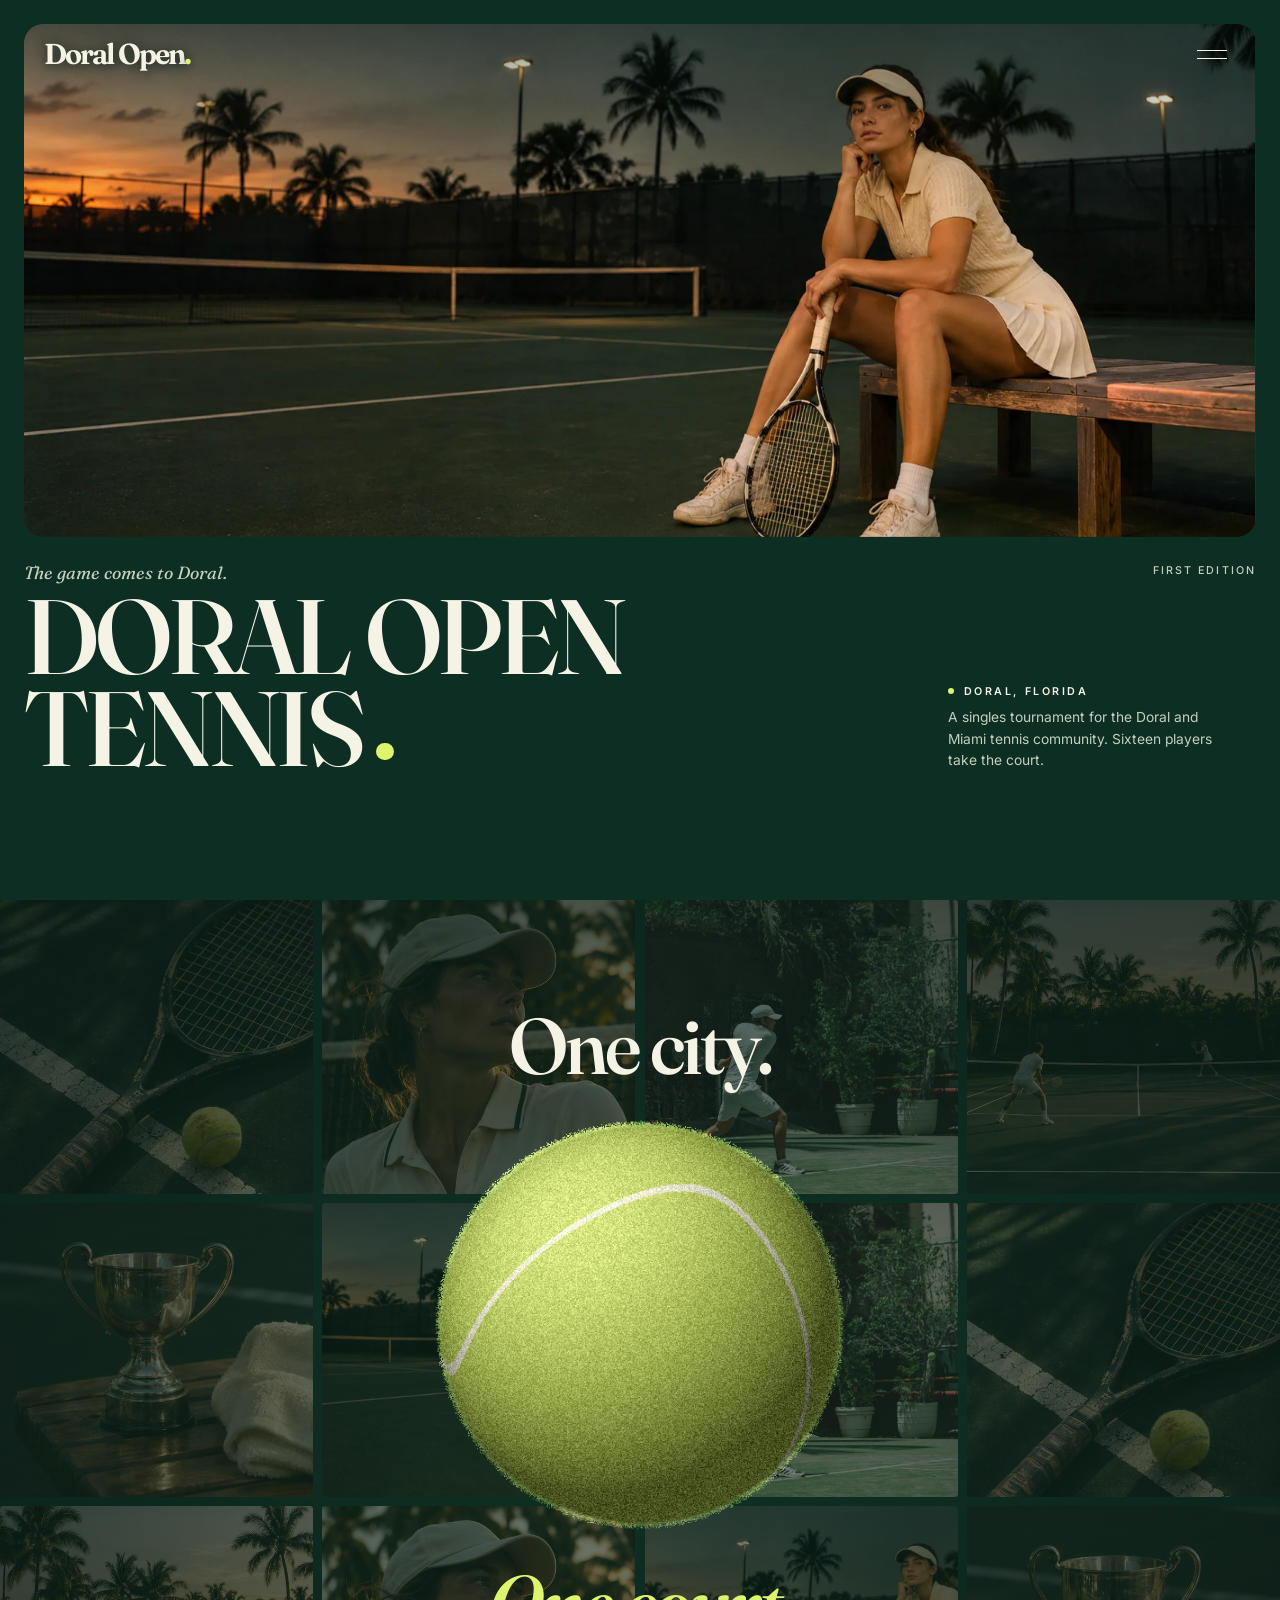
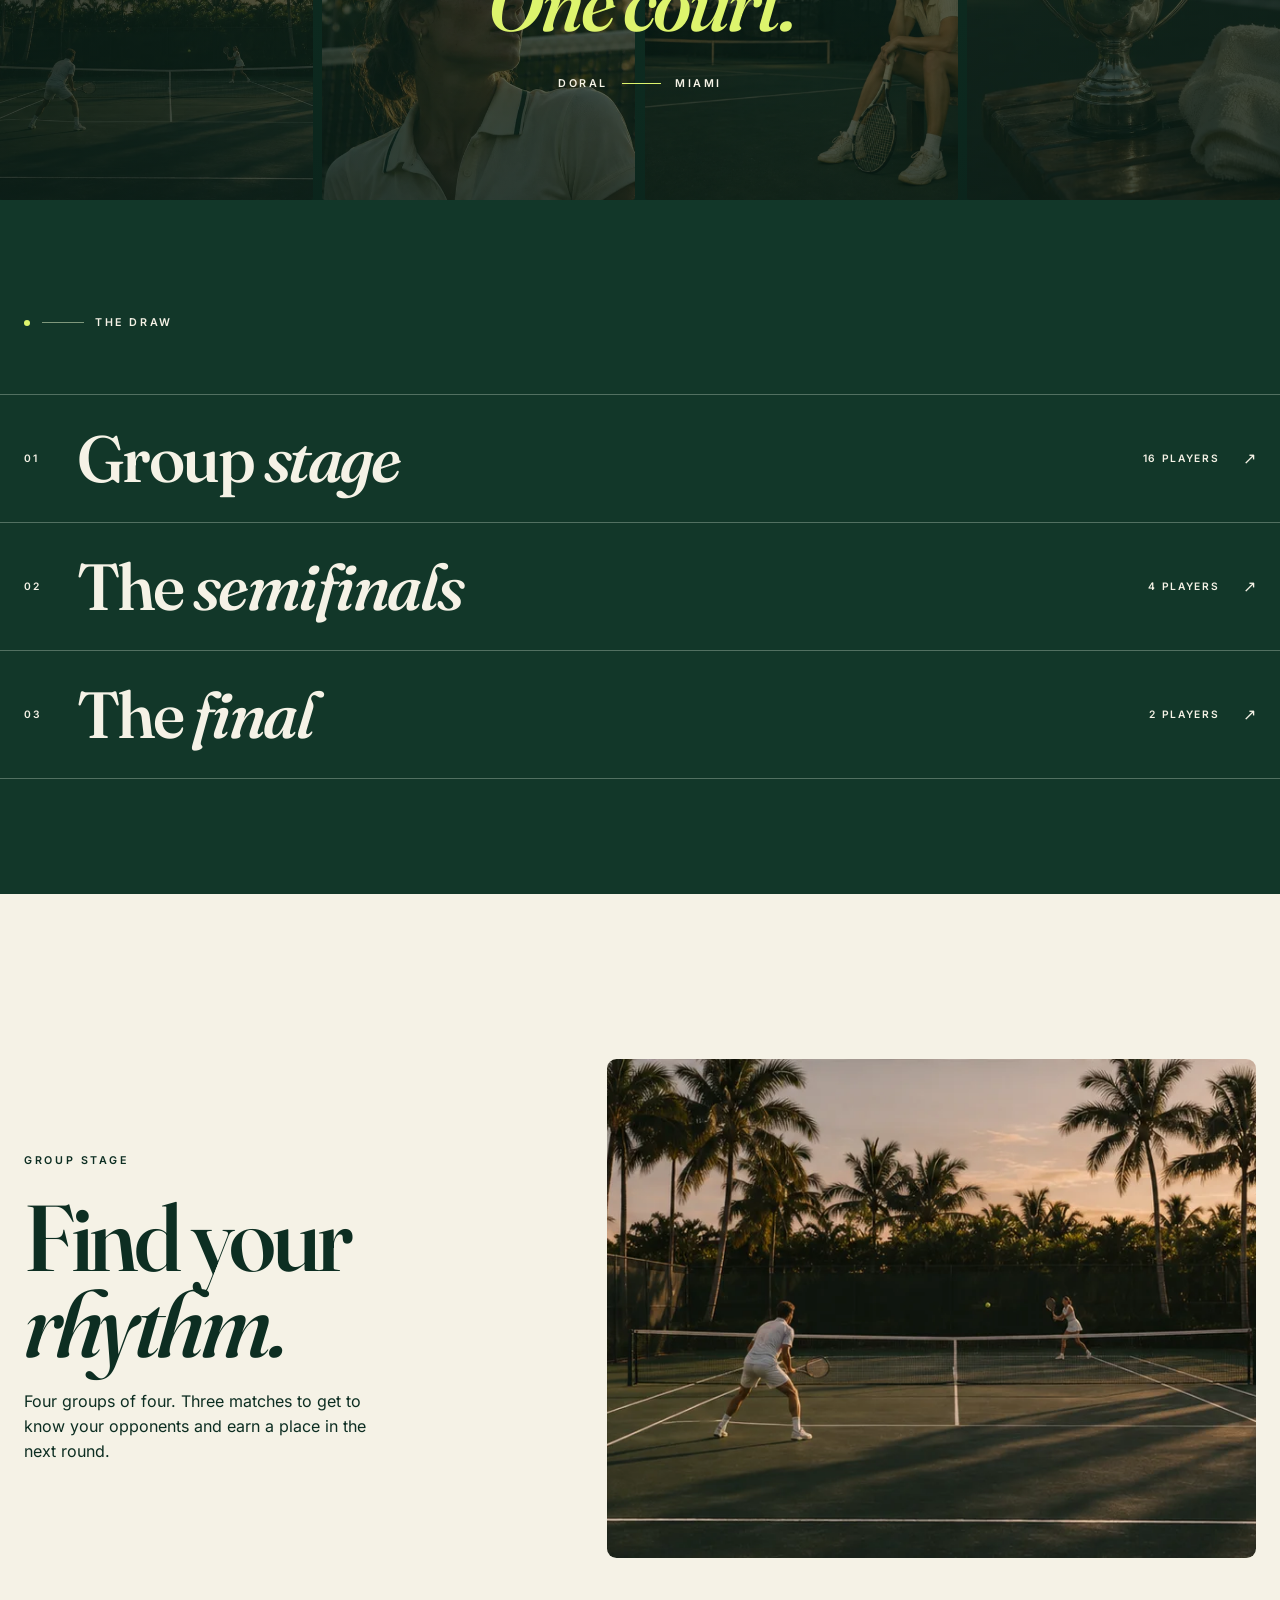
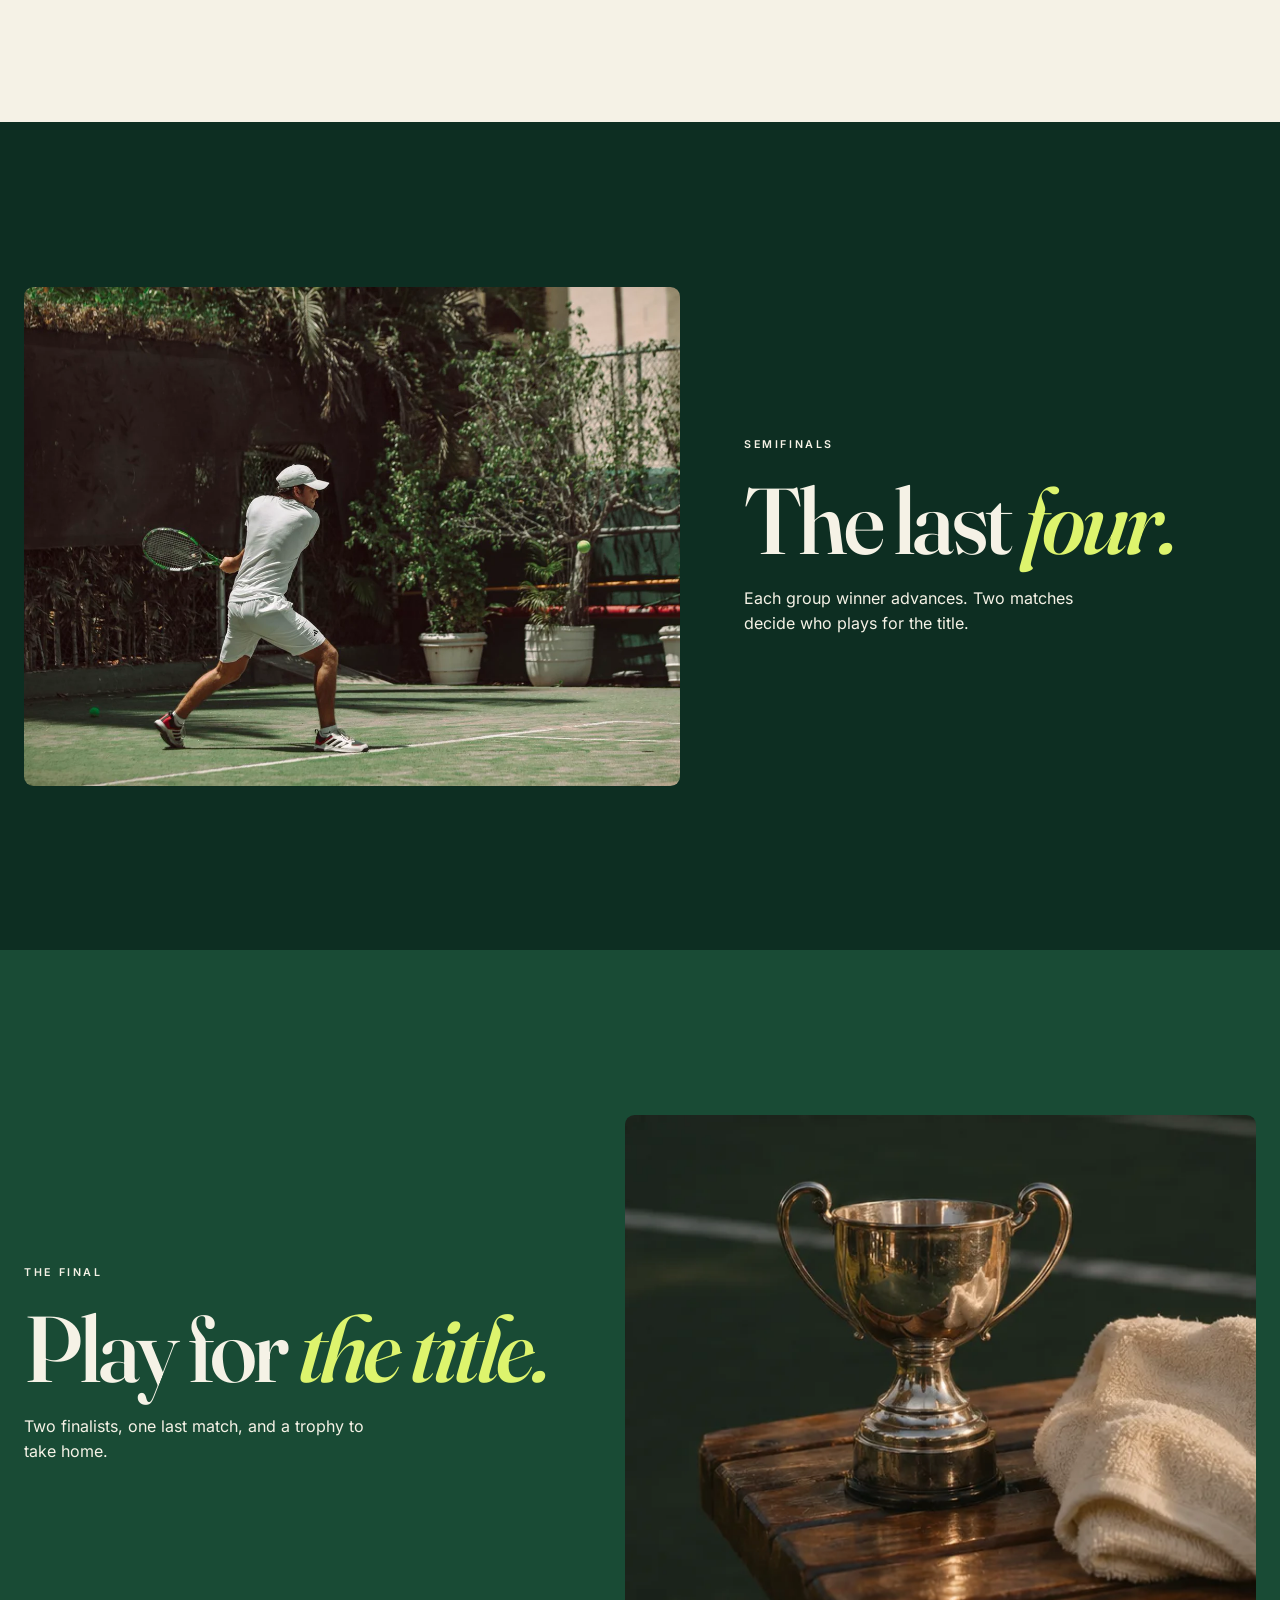
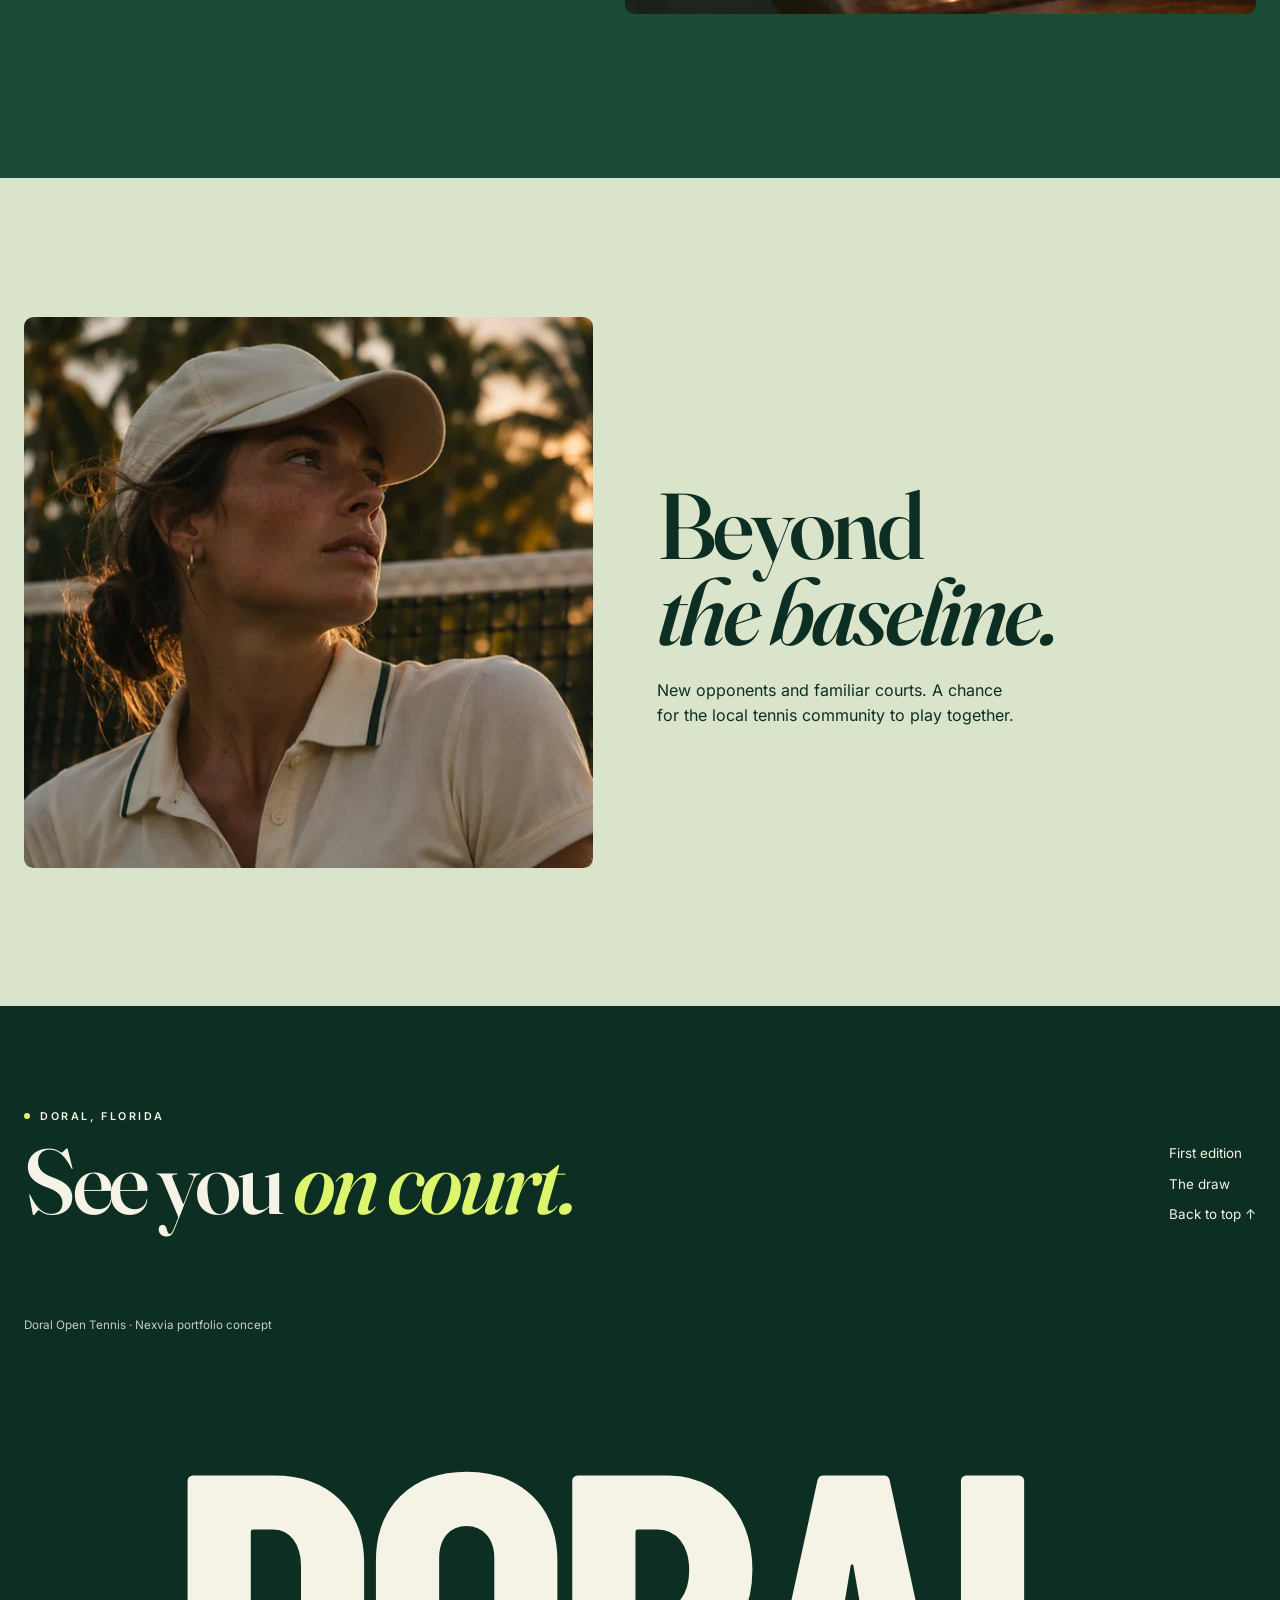
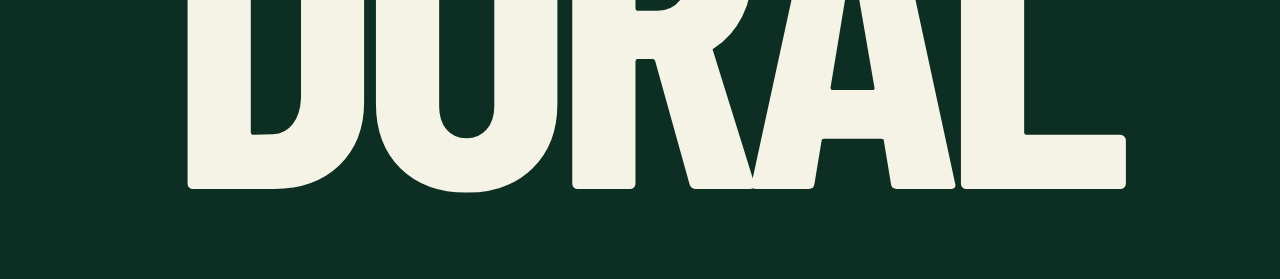
<file: tenis/index.html>
<!doctype html>
<html lang="en" data-type="place">
<head>
  <meta charset="utf-8">
  <meta name="viewport" content="width=device-width, initial-scale=1">
  <meta name="theme-color" content="#0d2e22">
  <meta name="description" content="Doral Open Tennis. A first-edition tournament for the Doral and Miami tennis community.">
  <meta name="robots" content="noindex, nofollow">
  <title>Doral Open Tennis — First Edition</title>
  <link rel="icon" href="assets/favicon.svg" type="image/svg+xml">
  <link rel="preload" href="assets/fraunces.ttf" as="font" type="font/ttf" crossorigin>
  <link rel="stylesheet" href="styles.css">
  <script src="app.js" defer></script>
</head>
<body id="top">
  <a class="skip" href="#main">Skip to content</a>
  <header class="site-header">
    <a class="brand" href="#top" aria-label="Doral Open Tennis home">Doral Open<span>.</span></a>
    <button class="menu-button" type="button" aria-label="Open menu" aria-expanded="false" aria-controls="navigation"><span></span><span></span></button>
    <nav id="navigation" aria-label="Main navigation" hidden>
      <a href="#edition">First edition</a>
      <a href="#draw">The draw</a>
      <a href="#on-court">On court</a>
    </nav>
  </header>

  <main id="main">
    <section class="hero" aria-labelledby="hero-title">
      <div class="hero-media">
        <img src="assets/hero.webp" alt="A tennis player with her racket at the edge of a green court at blue hour" width="1600" height="900" fetchpriority="high">
      </div>
      <div class="hero-copy">
        <p class="hero-line">The game comes to Doral.</p>
        <p class="hero-edition">First edition</p>
        <h1 id="hero-title"><span>Doral Open</span><span>Tennis<span class="hero-dot" aria-hidden="true"></span></span></h1>
        <div class="hero-note">
          <p class="label"><i></i>Doral, Florida</p>
          <p>A singles tournament for the Doral and Miami tennis community. Sixteen players take the court.</p>
        </div>
      </div>
    </section>

    <section id="edition" class="edition" aria-labelledby="edition-title">
      <div class="edition-images" aria-hidden="true">
        <img src="assets/gear.webp" alt="" loading="lazy"><img src="assets/portrait.webp" alt="" loading="lazy"><img src="assets/tenista.webp" alt="" loading="lazy"><img src="assets/court.webp" alt="" loading="lazy"><img src="assets/trophy.webp" alt="" loading="lazy"><img src="assets/hero.webp" alt="" loading="lazy"><img src="assets/tenista.webp" alt="" loading="lazy"><img src="assets/gear.webp" alt="" loading="lazy"><img src="assets/court.webp" alt="" loading="lazy"><img src="assets/portrait.webp" alt="" loading="lazy"><img src="assets/hero.webp" alt="" loading="lazy"><img src="assets/trophy.webp" alt="" loading="lazy">
      </div>
      <div class="edition-inner">
        <h2 id="edition-title"><span>One city.</span><em>One court.</em></h2>
        <div class="ball" aria-hidden="true">
          <div class="ball-still"></div>
          <canvas id="tennis-ball" width="480" height="480"></canvas>
        </div>
        <p class="edition-location label">Doral <span></span> Miami</p>
      </div>
    </section>

    <section id="draw" class="draw" aria-labelledby="draw-title">
      <h2 class="label" id="draw-title"><i></i><span></span>The draw</h2>
      <ol class="draw-list">
        <li><a href="#groups"><span class="draw-n">01</span><span class="draw-name">Group <em>stage</em></span><img src="assets/court.webp" alt="" loading="lazy"><span class="draw-meta">16 players</span><span class="arrow" aria-hidden="true">↗</span></a></li>
        <li><a href="#semifinals"><span class="draw-n">02</span><span class="draw-name">The <em>semifinals</em></span><img src="assets/tenista.webp" alt="" loading="lazy"><span class="draw-meta">4 players</span><span class="arrow" aria-hidden="true">↗</span></a></li>
        <li><a href="#final"><span class="draw-n">03</span><span class="draw-name">The <em>final</em></span><img src="assets/trophy.webp" alt="" loading="lazy"><span class="draw-meta">2 players</span><span class="arrow" aria-hidden="true">↗</span></a></li>
      </ol>
    </section>

    <div id="on-court" class="chapters">
      <section id="groups" class="chapter chapter-field" aria-labelledby="groups-title">
        <div class="chapter-copy"><p class="label">Group stage</p><h2 id="groups-title">Find your <em>rhythm.</em></h2><p>Four groups of four. Three matches to get to know your opponents and earn a place in the next round.</p></div>
        <img src="assets/court.webp" alt="Two players meeting across the net on a court surrounded by palms" width="764" height="508" loading="lazy">
      </section>

      <section id="semifinals" class="chapter chapter-split" aria-labelledby="semis-title">
        <img src="assets/tenista.webp" alt="Tennis player moving into a backhand on a green hard court" width="1440" height="960" loading="lazy">
        <div class="chapter-copy"><p class="label">Semifinals</p><h2 id="semis-title">The last <em>four.</em></h2><p>Each group winner advances. Two matches decide who plays for the title.</p></div>
      </section>

      <section id="final" class="chapter chapter-final" aria-labelledby="final-title">
        <div class="chapter-copy"><p class="label">The final</p><h2 id="final-title">Play for <em>the title.</em></h2><p>Two finalists, one last match, and a trophy to take home.</p></div>
        <img src="assets/trophy.webp" alt="Silver tennis trophy waiting on a courtside bench" width="764" height="508" loading="lazy">
      </section>
    </div>

    <section class="journal" aria-labelledby="journal-title">
      <div class="journal-image"><img src="assets/portrait.webp" alt="A player in an ivory cap preparing beside the net" width="764" height="508" loading="lazy"></div>
      <div class="journal-copy"><h2 id="journal-title">Beyond<br><em>the baseline.</em></h2><p>New opponents and familiar courts. A chance for the local tennis community to play together.</p></div>
    </section>
  </main>

  <footer class="footer">
    <div class="footer-top">
      <div><p class="label"><i></i>Doral, Florida</p><p class="footer-line">See you <em>on court.</em></p></div>
      <nav aria-label="Footer">
        <a href="#edition">First edition</a><a href="#draw">The draw</a><a href="#top">Back to top ↑</a>
      </nav>
    </div>
    <p class="footer-credit">Doral Open Tennis · Nexvia portfolio concept</p>
    <div class="footer-mark" aria-hidden="true">DORAL</div>
  </footer>
</body>
</html>
</file>
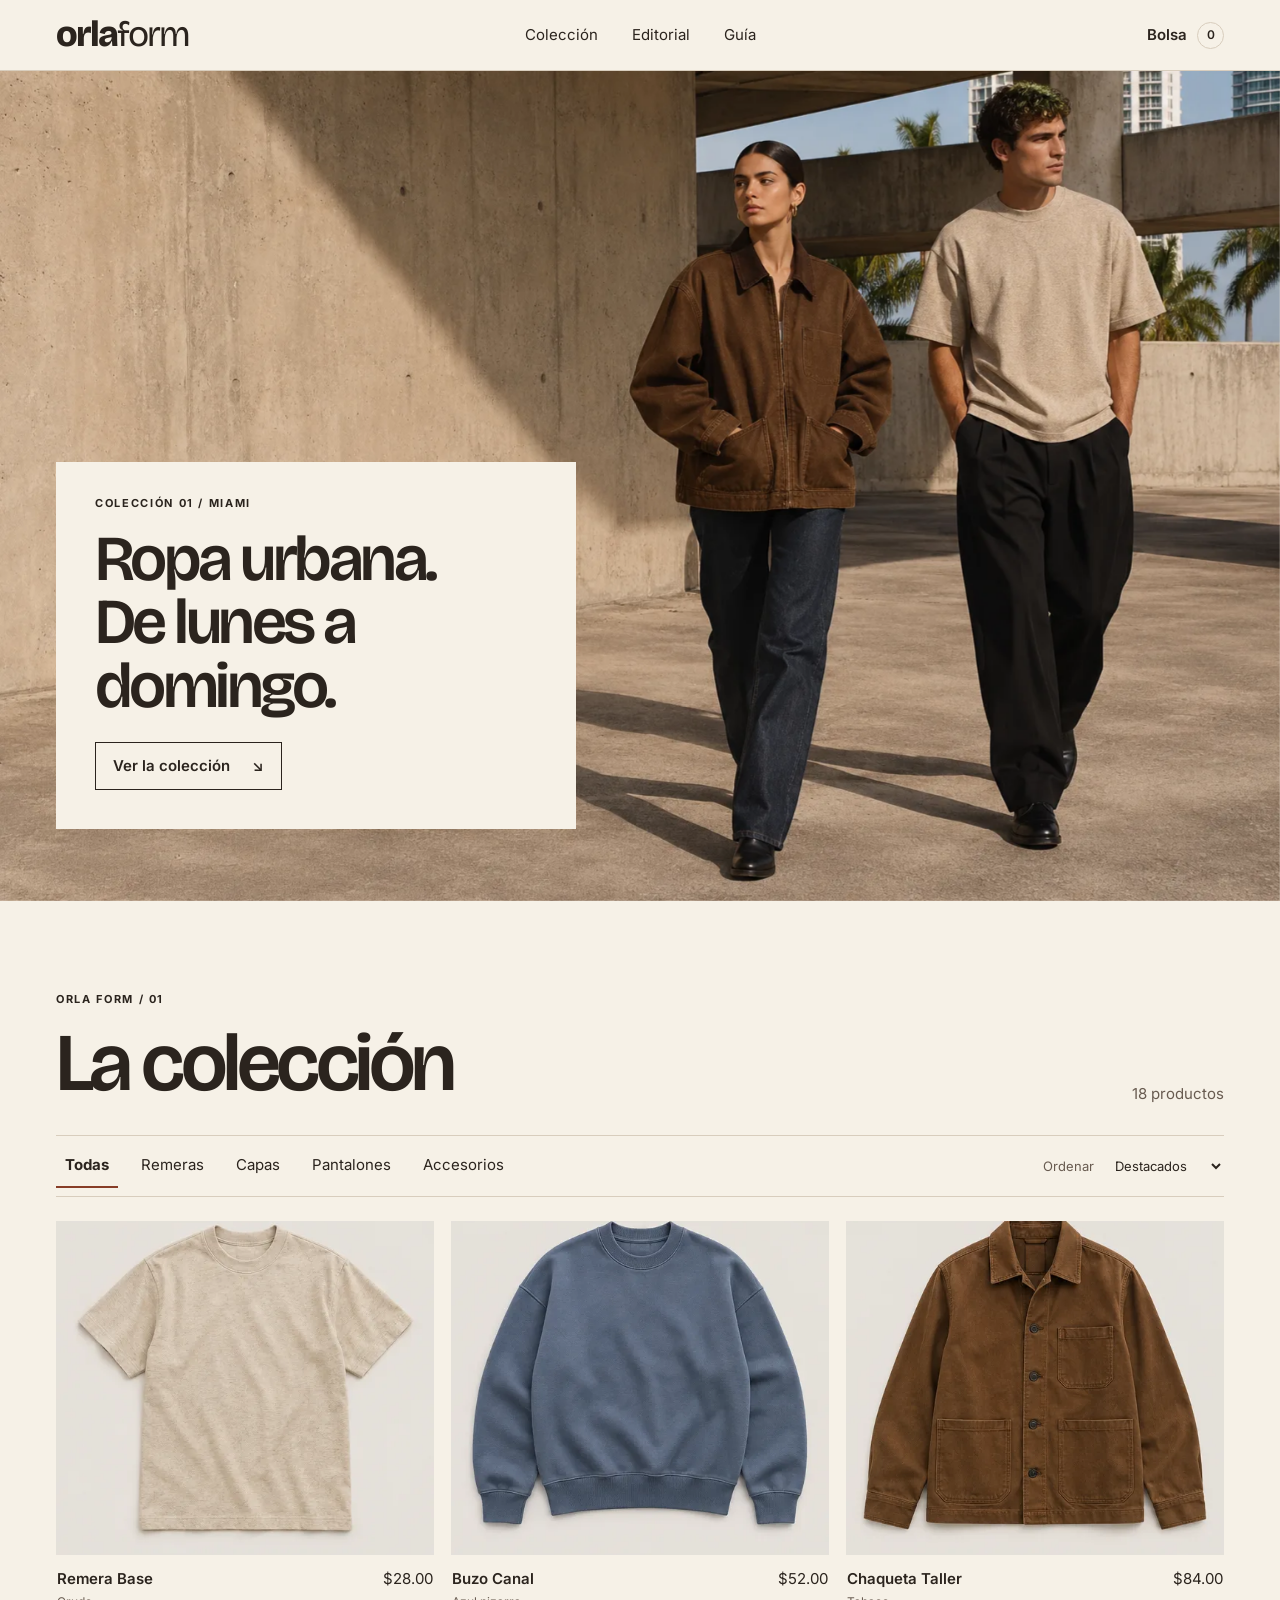
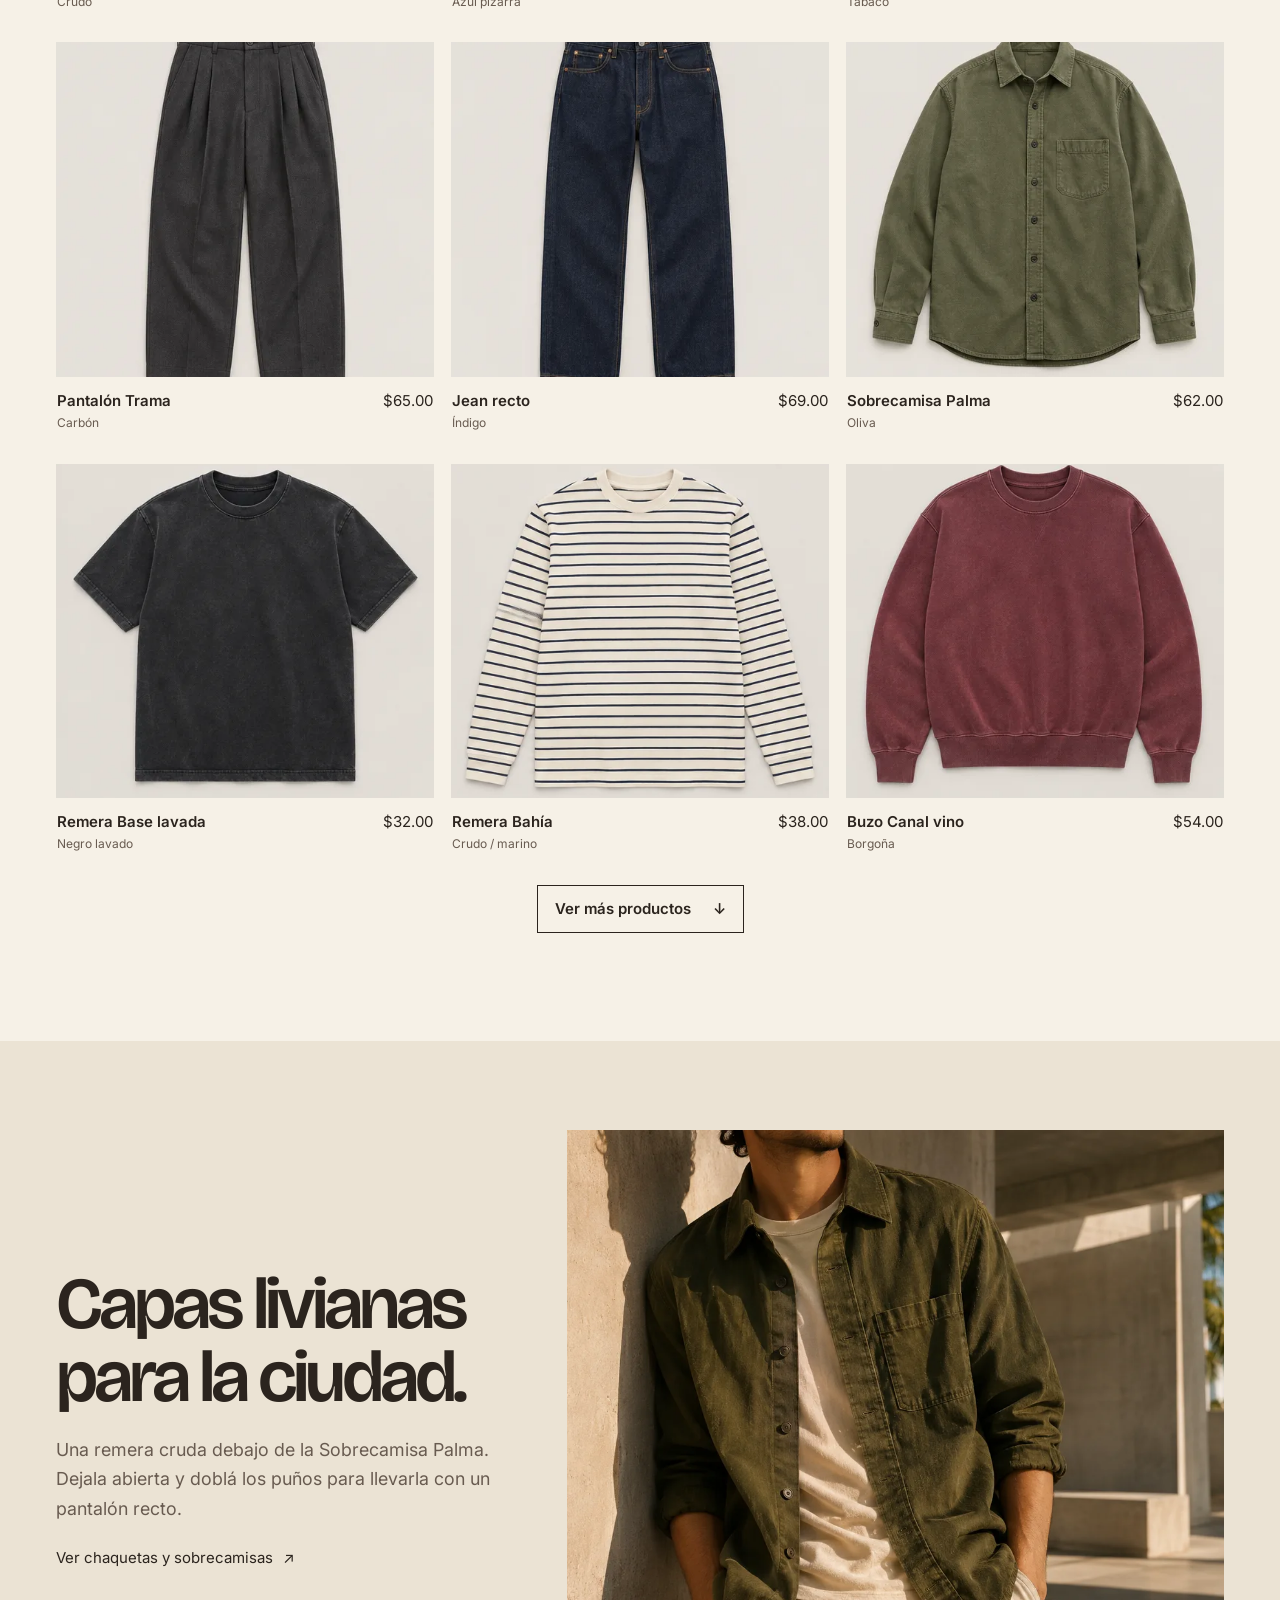
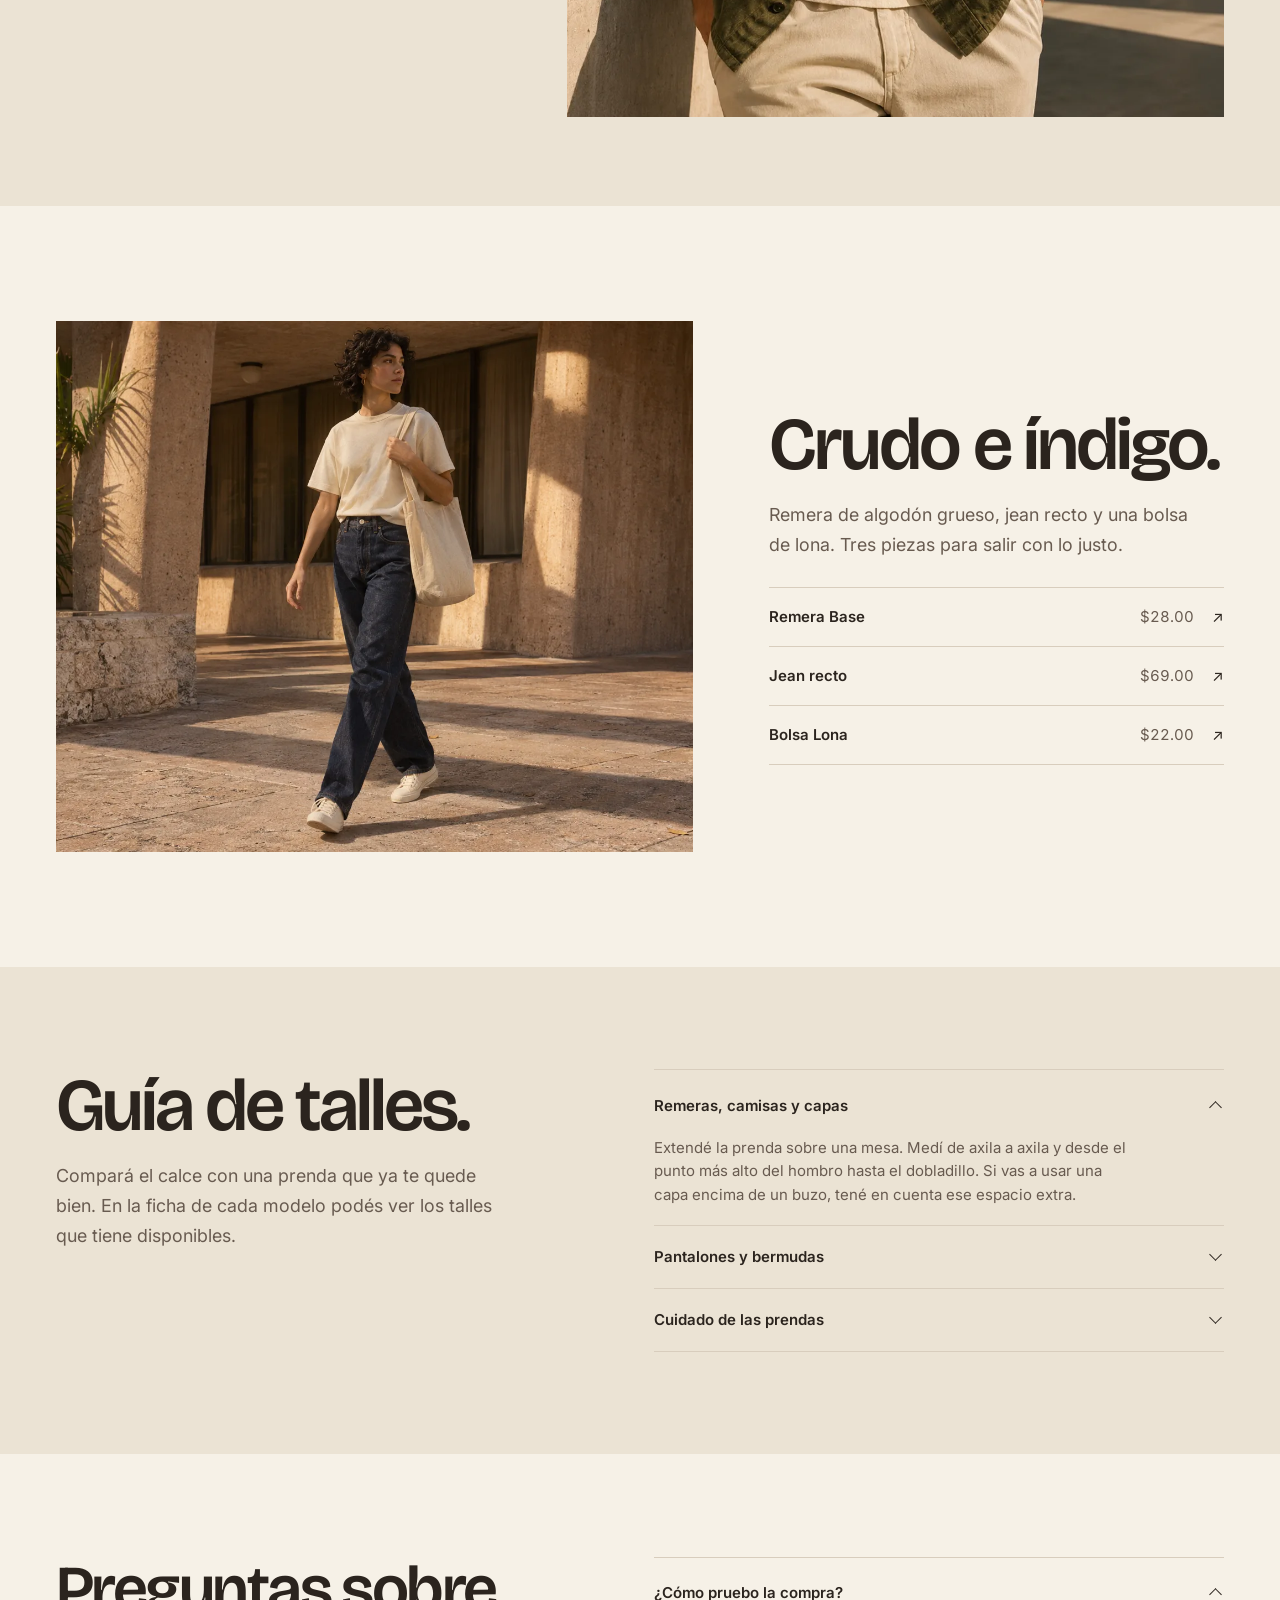
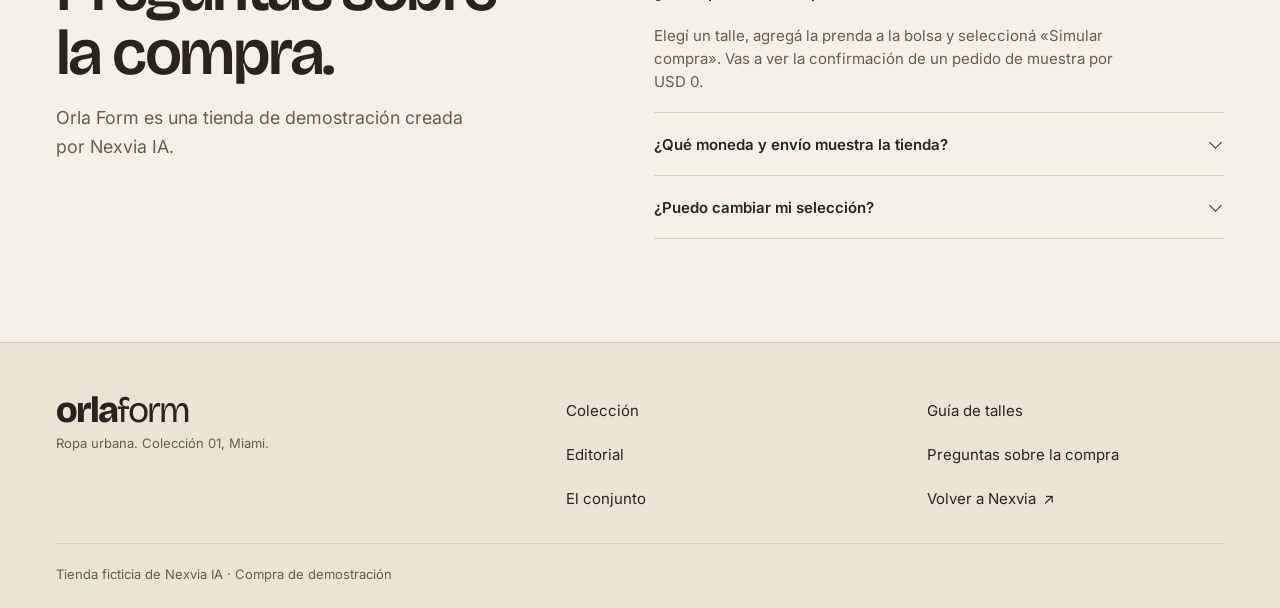
<file: tienda/index.html>
<!doctype html>
<html lang="es" data-type="product">
<head>
  <meta charset="utf-8">
  <meta name="viewport" content="width=device-width,initial-scale=1">
  <meta name="page-type" content="product">
  <meta name="site-kind" content="other">
  <meta name="description" content="Colección de ropa urbana de Orla Form. Explora prendas, elige tu talle y prueba el carrito.">
  <meta property="og:title" content="Orla Form — Ropa urbana">
  <meta property="og:description" content="Ropa urbana. Colección 01, Miami.">
  <meta property="og:image" content="https://tomyfleubry.github.io/nexvia-ia/tienda/img/hero.webp">
  <title>Orla Form — Ropa urbana</title>
  <link rel="icon" href="icon.svg" type="image/svg+xml">
  <link rel="preconnect" href="https://fonts.googleapis.com">
  <link rel="preconnect" href="https://fonts.gstatic.com" crossorigin>
  <link href="https://fonts.googleapis.com/css2?family=Bricolage+Grotesque:opsz,wght@12..96,400;12..96,600;12..96,800&family=Inter:wght@400;500;600;700&display=swap" rel="stylesheet">
  <link rel="stylesheet" href="store.css">
  <script type="module" src="store.mjs"></script>
</head>
<body>
  <a class="skip-link" href="#main">Saltar al contenido</a>
  <header class="site-head">
    <div class="head-inner">
      <a class="mark" href="./" aria-label="Orla Form, inicio">orla<span>form</span></a>
      <nav aria-label="Principal"><a href="#coleccion">Colección</a><a href="#editorial">Editorial</a><a href="#guia">Guía</a></nav>
      <button type="button" class="bag" id="bag" aria-haspopup="dialog">
        <span>Bolsa</span><span class="count" id="bag-count" aria-live="polite">0</span>
      </button>
    </div>
  </header>
  <main id="main">
    <section class="hero" aria-labelledby="hero-title" data-hero="photo" data-enter>
      <img class="hero-image" src="img/hero.webp" alt="Dos modelos con chaqueta marrón, remera cruda y pantalones rectos en Miami" width="1536" height="1024" fetchpriority="high">
      <div class="hero-inner wrap">
        <div class="hero-copy">
          <p class="kicker">Colección 01 / Miami</p>
          <h1 id="hero-title">Ropa urbana.<br>De lunes a domingo.</h1>
          <a class="button button-light" href="#coleccion">Ver la colección <span aria-hidden="true">↘</span></a>
        </div>
      </div>
    </section>
    <section class="collection wrap" id="coleccion" aria-labelledby="collection-title">
      <div class="section-head">
        <div><p class="kicker">Orla Form / 01</p><h2 id="collection-title">La colección</h2></div>
        <p id="product-count" aria-live="polite"></p>
      </div>
      <div class="filters">
        <div class="categories" id="categories" aria-label="Categorías"></div>
        <label class="sort">Ordenar <select id="sort"><option value="featured">Destacados</option><option value="low">Menor precio</option><option value="high">Mayor precio</option></select></label>
      </div>
      <div class="products" id="products"></div>
      <div class="catalog-more"><button type="button" class="button button-light" id="load-more" hidden>Ver más productos <span aria-hidden="true">↓</span></button></div>
      <noscript>Activá JavaScript para ver el catálogo y probar el carrito.</noscript>
    </section>
    <section class="editorial" id="editorial" aria-labelledby="editorial-title" data-moment="word-highlight">
      <div class="editorial-inner wrap">
        <div class="editorial-copy">
          <h2 id="editorial-title">Capas livianas para la ciudad.</h2>
          <p>Una remera cruda debajo de la Sobrecamisa Palma. Dejala abierta y doblá los puños para llevarla con un pantalón recto.</p>
          <a class="text-link" href="#coleccion" data-show="Capas">Ver chaquetas y sobrecamisas <span aria-hidden="true">↗</span></a>
        </div>
        <img src="img/editorial.webp" alt="Sobrecamisa oliva de algodón sobre una remera cruda" width="1360" height="907" loading="lazy">
      </div>
    </section>
    <section class="lookbook wrap" id="conjunto" aria-labelledby="lookbook-title">
      <div class="lookbook-copy">
        <h2 id="lookbook-title">Crudo e índigo.</h2>
        <p>Remera de algodón grueso, jean recto y una bolsa de lona. Tres piezas para salir con lo justo.</p>
        <ul class="lookbook-pieces" id="lookbook-pieces" aria-label="Piezas del conjunto"></ul>
      </div>
      <img src="img/crudo-indigo.webp" alt="Una mujer lleva una remera cruda, jeans rectos índigo y una bolsa de lona frente a un edificio de hormigón" width="1440" height="960" loading="lazy">
    </section>
    <section class="store-guide" id="guia" aria-labelledby="guide-title">
      <div class="wrap guide-inner">
        <div>
          <h2 id="guide-title">Guía de talles.</h2>
          <p>Compará el calce con una prenda que ya te quede bien. En la ficha de cada modelo podés ver los talles que tiene disponibles.</p>
        </div>
        <div class="guide-notes">
          <details open>
            <summary>Remeras, camisas y capas</summary>
            <p>Extendé la prenda sobre una mesa. Medí de axila a axila y desde el punto más alto del hombro hasta el dobladillo. Si vas a usar una capa encima de un buzo, tené en cuenta ese espacio extra.</p>
          </details>
          <details>
            <summary>Pantalones y bermudas</summary>
            <p>Medí la cintura de un pantalón que te quede cómodo, con el botón cerrado y de lado a lado. Duplicá esa medida para obtener la circunferencia. También podés tomar como referencia el talle de otro pantalón de corte similar.</p>
          </details>
          <details>
            <summary>Cuidado de las prendas</summary>
            <p>Seguí las indicaciones de la etiqueta. Para el denim oscuro, lavalo del revés y con prendas de color similar. Dejá secar la lona al aire.</p>
          </details>
        </div>
      </div>
    </section>
    <section class="shop-help wrap" id="ayuda" aria-labelledby="help-title">
      <div>
        <h2 id="help-title">Preguntas sobre la compra.</h2>
        <p>Orla Form es una tienda de demostración creada por Nexvia IA.</p>
      </div>
      <div class="guide-notes">
        <details open>
          <summary>¿Cómo pruebo la compra?</summary>
          <p>Elegí un talle, agregá la prenda a la bolsa y seleccioná «Simular compra». Vas a ver la confirmación de un pedido de muestra por USD 0.</p>
        </details>
        <details>
          <summary>¿Qué moneda y envío muestra la tienda?</summary>
          <p>Los precios están en dólares estadounidenses. La bolsa suma USD 6 de envío de ejemplo. Los pedidos de muestra son simulados.</p>
        </details>
        <details>
          <summary>¿Puedo cambiar mi selección?</summary>
          <p>Desde la bolsa podés ajustar cantidades o quitar prendas antes de completar la simulación. Para cambiar de talle, quitá la prenda y volvé a agregarla con el talle correcto.</p>
        </details>
      </div>
    </section>
  </main>
  <footer class="store-footer">
    <div class="wrap footer-layout">
      <div>
        <a class="mark" href="./" aria-label="Orla Form, inicio">orla<span>form</span></a>
        <p>Ropa urbana. Colección 01, Miami.</p>
      </div>
      <nav aria-label="Explorar Orla Form">
        <a href="#coleccion">Colección</a>
        <a href="#editorial">Editorial</a>
        <a href="#conjunto">El conjunto</a>
      </nav>
      <nav aria-label="Información de la tienda">
        <a href="#guia">Guía de talles</a>
        <a href="#ayuda">Preguntas sobre la compra</a>
        <a href="../#ejemplos">Volver a Nexvia <span aria-hidden="true">↗</span></a>
      </nav>
      <p class="footer-note">Tienda ficticia de Nexvia IA · Compra de demostración</p>
    </div>
  </footer>
  <dialog id="product-dialog" aria-labelledby="product-title"><div class="dialog-shell" id="product-panel"></div></dialog>
  <dialog id="bag-dialog" class="drawer" aria-labelledby="bag-title"><div class="dialog-shell" id="bag-panel"></div></dialog>
  <p id="toast" class="toast" role="status"></p>
</body>
</html>
</file>
<file: tenis/styles.css>
@font-face {
  font-family: Fraunces;
  src: url("assets/fraunces.ttf") format("truetype");
  font-weight: 100 900;
  font-display: swap;
}
@font-face {
  font-family: Fraunces;
  src: url("assets/fraunces-italic.ttf") format("truetype");
  font-weight: 100 900;
  font-style: italic;
  font-display: swap;
}
@font-face {
  font-family: Inter;
  src: url("assets/inter.woff2") format("woff2");
  font-weight: 400 700;
  font-display: swap;
}
@font-face {
  font-family: Barlow;
  src: url("assets/barlow-condensed.woff2") format("woff2");
  font-weight: 700;
  font-display: swap;
}
:root {
  color-scheme: dark;
  --dark: #0d2e22;
  --pine: #123729;
  --field: #194b35;
  --cream: #f5f2e6;
  --lime: #ddf46d;
  --muted: #c4cfbf;
  --edge: clamp(1rem, 1.9vw, 2.4rem);
  --serif: Fraunces, Georgia, serif;
  --sans: Inter, sans-serif;
}
* { box-sizing: border-box; }
html { scroll-behavior: smooth; scrollbar-color: #648470 var(--dark); }
body { margin: 0; color: var(--cream); background: var(--dark); font: 400 1rem/1.55 var(--sans); }
p, h1, h2, ol { margin: 0; }
h1, h2 { font: 540 1em/.92 var(--serif); letter-spacing: -.04em; }
em { font-weight: inherit; }
a { color: inherit; text-decoration: none; }
img { display: block; width: 100%; }
:focus-visible { outline: 2px solid var(--lime); outline-offset: .25rem; }
::selection { color: var(--dark); background: var(--lime); }
[hidden] { display: none !important; }
.label { font: 600 .67rem/1.4 var(--sans); text-transform: uppercase; letter-spacing: .24em; }
.label i { display: inline-block; width: .38rem; height: .38rem; border-radius: 50%; background: var(--lime); margin-right: .6rem; vertical-align: .08em; }
.skip { position: fixed; top: .5rem; left: 1rem; z-index: 8; padding: .7rem; color: var(--dark); background: var(--lime); transform: translateY(-200%); }
.skip:focus { transform: none; }

.site-header {
  position: absolute;
  z-index: 4;
  inset: calc(var(--edge) + .4rem) calc(var(--edge) * 1.8) auto;
  display: flex;
  justify-content: space-between;
  align-items: center;
}
.brand { font: 650 clamp(1.22rem, 2.25vw, 2.1rem)/1 var(--serif); letter-spacing: -.065em; text-shadow: 0 2px 12px #0d201c; }
.brand span { color: var(--lime); }
.menu-button {
  display: grid;
  grid-template-rows: repeat(2, 1px);
  justify-content: center;
  align-content: center;
  gap: .42rem;
  width: 48px;
  height: 48px;
  color: var(--cream);
  background: transparent;
  border: 0;
  cursor: pointer;
}
.menu-button span { width: 30px; height: 1px; background: currentColor; transition: transform .24s; }
.menu-button[aria-expanded="true"] span:first-child { transform: translateY(3.8px) rotate(45deg); }
.menu-button[aria-expanded="true"] span:last-child { transform: translateY(-3.8px) rotate(-45deg); }
.site-header nav {
  position: absolute;
  inset: calc(100% + .5rem) 0 auto auto;
  display: grid;
  min-width: 12.5rem;
  padding: .7rem 1.1rem;
  border: 1px solid #5e7765;
  color: var(--cream);
  background: var(--dark);
}
.site-header nav a { display: flex; align-items: center; min-height: 44px; font: 550 1.15rem var(--serif); }
.site-header nav a:hover { color: var(--lime); }

.hero {
  min-height: 100svh;
  padding: var(--edge) var(--edge) clamp(2.5rem, 4.4vh, 4.5rem);
}
.hero-media {
  position: relative;
  height: clamp(17rem, 57svh, 46rem);
  overflow: hidden;
  background: var(--pine);
  border-radius: clamp(.75rem, 1.55vw, 1.5rem);
}
.hero-media img {
  height: 100%;
  object-fit: cover;
  object-position: 50% 37%;
  animation: arrive 1.25s cubic-bezier(.18,.72,.25,1) both;
}
.hero-media::after { content: ""; position: absolute; inset: 0; background: linear-gradient(180deg, rgba(8,23,17,.39), transparent 33%); pointer-events: none; }
.hero-copy {
  display: grid;
  grid-template-columns: 1fr minmax(13rem, 25%);
  grid-template-areas: "line edition" "heading note";
  column-gap: 1rem;
  align-items: end;
  padding-top: clamp(1.05rem, 3vh, 2.4rem);
}
.hero-line { grid-area: line; font: italic 420 clamp(.91rem, 1.38vw, 1.32rem)/1.1 var(--serif); color: var(--muted); }
.hero-edition { grid-area: edition; text-align: right; align-self: start; color: var(--muted); font: 500 .67rem/1.3 var(--sans); text-transform: uppercase; letter-spacing: .19em; }
.hero h1 {
  grid-area: heading;
  margin-top: .06em;
  font-size: clamp(3.66rem, 8.25vw, 10rem);
  line-height: .875;
  word-spacing: .045em;
  text-transform: uppercase;
  font-variation-settings: "opsz" 112;
  animation: reveal-title .75s cubic-bezier(.2,.72,.2,1) both;
}
.hero h1 > span { display: block; white-space: nowrap; }
.hero-dot { display: inline-block; width: .17em; height: .17em; margin-inline-start: .13em; margin-bottom: .057em; border-radius: 50%; background: var(--lime); }
.hero-note { grid-area: note; justify-self: start; padding-bottom: .2rem; max-width: 29ch; }
.hero-note > p:last-child { color: var(--muted); font-size: clamp(.84rem, 1.08vw, 1.02rem); margin-top: .55rem; }
@keyframes arrive { from { transform: scale(1.026); opacity: .75; } to { transform: none; opacity: 1; } }
@keyframes reveal-title { from { transform: translateY(.17em); opacity: .6; } to { transform: none; opacity: 1; } }

.edition {
  display: grid;
  min-height: min(100svh, 68rem);
  isolation: isolate;
  place-items: center;
  position: relative;
  overflow: hidden;
  background: var(--pine);
}
.edition-images {
  position: absolute;
  z-index: -2;
  inset: 0;
  display: grid;
  gap: clamp(.25rem, .75vw, .8rem);
  grid-template: repeat(3,minmax(0,1fr)) / repeat(4,minmax(0,1fr));
  opacity: .63;
}
.edition-images img { height: 100%; object-fit: cover; border-radius: .2rem; }
.edition::after { content: ""; position: absolute; z-index: -1; inset: 0; background: radial-gradient(ellipse at center, rgba(9,35,25,.22), rgba(7,24,19,.70)); }
.edition-inner { display: grid; justify-items: center; width: 100%; padding: clamp(2.1rem, 6svh, 5rem) 1rem; }
.edition h2 {
  display: grid;
  justify-items: center;
  align-items: center;
  grid-template-rows: auto minmax(0, 1fr) auto;
  font-size: clamp(2.7rem, 6.15vw, 6.1rem);
  position: relative;
  z-index: 1;
  pointer-events: none;
}
.edition h2 > span { grid-row: 1; }
.edition h2 > em { grid-row: 3; color: var(--lime); }
.ball {
  position: relative;
  grid-area: 1 / 1;
  width: clamp(14rem, min(42vw, 48svh), 29rem);
  aspect-ratio: 1;
  align-self: center;
  z-index: 0;
  cursor: grab;
  touch-action: pan-y;
}
.ball:active { cursor: grabbing; }
.edition h2 { grid-area: 1 / 1; align-self: stretch; min-height: clamp(23rem, min(59vw, 70svh), 41rem); }
.ball canvas, .ball-still { position: absolute; width: 100%; height: 100%; inset: 0; }
.ball-still {
  inset: 3%;
  width: auto;
  height: auto;
  border-radius: 50%;
  overflow: hidden;
  background: radial-gradient(circle at 33% 24%, #f3f8ae, #ddf46d 44%, #7b8e37 82%, #586527 100%);
  box-shadow: 0 1.2rem 3rem rgba(5,22,12,.63);
}
.ball-still::after { content: ""; position: absolute; inset: 28% -6% -4%; border-top: .3rem solid #f6f0c7; border-radius: 50%; transform: rotate(-28deg); }
.ball[data-rendered] .ball-still { visibility: hidden; }
.edition-location { margin-top: clamp(1.25rem, 4vh, 3rem); display: flex; align-items: center; gap: .9rem; color: var(--cream); }
.edition-location span { width: 2.4rem; height: 1px; background: var(--lime); }

.draw { background: var(--pine); padding-block: clamp(3.7rem, 9vw, 9rem); }
.draw h2 { display: flex; align-items: center; gap: .7rem; padding-inline: var(--edge); margin-bottom: clamp(1.75rem, 5vw, 4rem); }
.draw h2 span { width: 2.65rem; height: 1px; background: #7f987c; }
.draw h2 i { flex: none; margin: 0; }
.draw-list { list-style: none; padding: 0; border-bottom: 1px solid #527061; }
.draw-list a {
  display: grid;
  grid-template-columns: 2rem 1fr minmax(4rem, 15%) auto 1em;
  gap: clamp(.45rem, 1.6vw, 1.5rem);
  min-height: clamp(5rem, 10vw, 10.5rem);
  padding: .65rem var(--edge);
  align-items: center;
  border-top: 1px solid #527061;
  transition: color .24s, background-color .24s;
}
.draw-list a:focus-visible { outline-offset: -3px; }
.draw-list a:hover, .draw-list a:focus-visible { color: var(--dark); background: var(--cream); }
.draw-n, .draw-meta { font-size: clamp(.57rem, .8vw, .72rem); font-weight: 600; letter-spacing: .16em; text-transform: uppercase; }
.draw-name { font: 550 clamp(1.8rem, 5.1vw, 5rem)/.98 var(--serif); letter-spacing: -.038em; }
.draw-list img { height: clamp(2.8rem, 7vw, 7.9rem); object-fit: cover; border-radius: .35rem; opacity: 0; transform: translateX(.45rem); transition: opacity .24s, transform .24s; }
.draw-list a:hover img, .draw-list a:focus-visible img { opacity: 1; transform: none; }
.arrow { justify-self: end; }

.chapter { display: grid; padding: clamp(2.75rem, 6.5vw, 7rem) var(--edge); min-height: clamp(32rem, 92svh, 58rem); align-items: center; gap: clamp(1.5rem, 5vw, 5rem); }
.chapter-copy { max-width: 43rem; }
.chapter h2, .journal h2 { font-size: clamp(3rem, 7.3vw, 7.7rem); margin-block: .28em .24em; }
.chapter p:not(.label), .journal p { max-width: 36ch; }
.chapter img { height: clamp(17rem, 39vw, 37rem); object-fit: cover; border-radius: .6rem; }
.chapter-field { grid-template-columns: .8fr 1fr; background: var(--cream); color: var(--dark); }
.chapter-split { grid-template-columns: 1fr .78fr; background: var(--dark); }
.chapter-split img { object-position: 40% 62%; }
.chapter-split h2 em { color: var(--lime); }
.chapter-final { grid-template-columns: .85fr 1fr; background: var(--field); }
.chapter-final h2 em { color: var(--lime); }

.journal {
  display: grid;
  grid-template-columns: .95fr 1fr;
  align-items: center;
  min-height: min(92svh, 60rem);
  gap: clamp(1.25rem, 5vw, 5rem);
  padding: clamp(2rem, 8vw, 7rem) var(--edge);
  color: var(--dark);
  background: #d9e4cb;
}
.journal-image img { height: clamp(18rem, 43vw, 38rem); object-fit: cover; border-radius: .6rem; object-position: 55% 48%; }

.footer {
  min-height: min(85svh, 56rem);
  display: flex;
  flex-direction: column;
  justify-content: space-between;
  padding: clamp(3rem, 8vw, 8rem) var(--edge) 0;
  background: var(--dark);
}
.footer-top { display: flex; justify-content: space-between; align-items: end; gap: 1rem; }
.footer-line { font: 525 clamp(3rem, 7.2vw, 7.4rem)/.95 var(--serif); letter-spacing: -.04em; margin-top: .15em; }
.footer-line em { color: var(--lime); }
.footer nav { display: grid; gap: .6rem; font-size: .84rem; }
.footer nav a:hover { text-decoration: underline; text-underline-offset: .25em; }
.footer-credit { color: var(--muted); margin-top: 2.1rem; font-size: .73rem; }
.footer-mark { color: var(--cream); font: 700 clamp(6rem, 35vw, 40rem)/.72 Barlow, sans-serif; text-align: center; letter-spacing: -.045em; margin-top: .13em; white-space: nowrap; }

@media (max-width: 820px) {
  .hero-media { height: clamp(17rem, 52svh, 32rem); }
  .hero-copy { grid-template-columns: 1fr auto; grid-template-areas: "line edition" "heading heading" "note note"; }
  .hero h1 { font-size: clamp(3.28rem, 12.2vw, 7rem); }
  .hero-note { margin-top: clamp(1.2rem, 4vw, 2.1rem); }
  .edition-images { grid-template-columns: repeat(3,minmax(0,1fr)); }
  .chapter, .journal { gap: 1.75rem; }
}
@media (max-width: 580px) {
  .site-header { inset-inline: calc(var(--edge) + .65rem); }
  .hero { min-height: min(100svh, 46rem); }
  .hero-media { height: clamp(15.5rem, 50svh, 30rem); }
  .hero-media img { object-position: 68% 51%; }
  .hero h1 { font-size: clamp(2.65rem, 12.45vw, 4.6rem); }
  .edition { min-height: 75svh; }
  .edition-images { grid-template: repeat(4,minmax(0,1fr)) / repeat(3,minmax(0,1fr)); }
  .edition h2 { min-height: clamp(21rem, 58svh, 30rem); }
  .ball { width: min(66vw, 19rem); }
  .draw-list a { grid-template-columns: 1.2rem 1fr auto .8em; }
  .draw-list img { display: none; }
  .draw-meta { letter-spacing: .06em; }
  .chapter, .journal { grid-template-columns: 1fr; min-height: 0; padding-block: 3.25rem; }
  .chapter-split .chapter-copy { order: -1; }
  .chapter img, .journal img { height: clamp(14rem, 67vw, 24rem); }
  .journal-copy { order: -1; }
  .footer { min-height: 0; }
  .footer-top { align-items: start; flex-direction: column; }
  .footer nav { margin-top: .7rem; }
  .footer-mark { margin-top: .24em; }
}
@media (prefers-reduced-motion: reduce) {
  html { scroll-behavior: auto; }
  *, *::before, *::after { animation-duration: .01ms !important; transition-duration: .01ms !important; }
}
</file>
<file: tienda/store.css>
:root{--bg:#f6f1e7;--paper:#fffcf6;--ink:#2b241e;--muted:#685b50;--accent:#873d27;--line:#d8cdbd;--surface:#ebe3d4;--display:"Bricolage Grotesque",Georgia,serif;--body:"Inter",Arial,sans-serif;--wrap:min(1320px,calc(100% - 112px));--head:70px}
*,*::before,*::after{box-sizing:border-box}html{scroll-behavior:smooth;scroll-padding-top:24px}body{margin:0;color:var(--ink);background:var(--bg);font:400 15px/1.55 var(--body)}img{display:block;max-width:100%;height:auto}a{color:inherit;text-decoration:none}button,select{font:inherit;color:inherit}button{cursor:pointer}button:disabled{cursor:default}h1,h2,h3,p{margin:0}h1,h2,h3,.mark{font-family:var(--display);line-height:1;letter-spacing:-.055em}h1,h2{font-weight:600}h3{font-weight:600}a:focus-visible,button:focus-visible,select:focus-visible{outline:2px solid var(--accent);outline-offset:4px}.wrap{width:var(--wrap);margin-inline:auto}.skip-link{position:fixed;z-index:9;top:10px;left:12px;padding:12px 20px;background:var(--paper);translate:0 -180%}.skip-link:focus{translate:0 0}.site-head{background:var(--bg);border-bottom:1px solid var(--line);position:relative;z-index:2}.head-inner{width:var(--wrap);height:var(--head);margin:auto;display:grid;grid-template-columns:1fr auto 1fr;align-items:center;gap:20px}.mark{width:max-content;font-size:36px;font-weight:800;display:inline-flex;align-items:center;min-height:44px}.mark span{font-weight:400}.head-inner nav{display:flex;align-items:center;gap:34px}.head-inner nav a,.text-link{display:inline-flex;align-items:center;min-height:44px}.head-inner nav a:hover,.text-link:hover{text-decoration:underline;text-underline-offset:.25em}.bag{justify-self:end;border:0;background:none;min-height:44px;padding:0;display:flex;gap:10px;align-items:center;font-weight:600}.count{border:1px solid var(--line);border-radius:50%;display:grid;place-items:center;min-width:27px;height:27px;font-size:12px}
.hero{position:relative;min-height:calc(100svh - var(--head));isolation:isolate;overflow:hidden;display:grid;align-items:end}.hero-image{position:absolute;z-index:-1;inset:0;width:100%;height:100%;object-fit:cover;object-position:50% 49%;animation:photo-enter 1.25s cubic-bezier(.15,.68,.26,1) both}.hero-inner{position:relative;display:flex;align-items:end;padding-bottom:clamp(42px,8vh,120px)}.hero-copy{color:var(--ink);padding:33px 39px 39px;background:var(--bg);max-width:520px;animation:type-enter .88s .12s cubic-bezier(.15,.68,.26,1) both}.kicker{text-transform:uppercase;font-size:11px;font-weight:700;letter-spacing:.15em;margin-bottom:15px}.hero h1{font-size:clamp(43px,5vw,78px);margin-bottom:25px;line-height:.99}.button{border:1px solid var(--ink);display:inline-flex;align-items:center;justify-content:space-between;gap:22px;background:var(--ink);color:#fff;padding:10px 17px;min-height:48px;font-weight:600;transition:transform .18s,background .18s,color .18s}.button-light{background:transparent;color:var(--ink)}.button:hover:not(:disabled){transform:translateY(-2px);background:var(--accent);border-color:var(--accent);color:#fff}.button:active:not(:disabled){transform:translateY(1px)}.button:disabled{opacity:.52}@keyframes photo-enter{from{transform:scale(1.075);clip-path:inset(0 0 7% 0)}to{transform:scale(1);clip-path:inset(0)}}@keyframes type-enter{from{transform:translateY(20px);opacity:.1}to{transform:translateY(0);opacity:1}}
.collection{padding-block:90px 108px;min-height:100svh}.section-head,.filters{display:flex;align-items:end;justify-content:space-between;gap:16px}.section-head h2,.editorial h2{font-size:clamp(48px,6.4vw,98px)}#product-count{color:var(--muted);white-space:nowrap}.filters{margin-top:30px;padding:8px 0;border-block:1px solid var(--line);align-items:center}.categories{display:flex;flex-wrap:wrap;gap:4px 14px}.categories button,.sort select,.plain{background:none;border:0;min-height:44px;padding:5px 9px}.categories button{border-bottom:2px solid transparent}.categories button[aria-pressed="true"]{font-weight:700;border-color:var(--accent)}.categories button:hover,.plain:hover{color:var(--accent)}.sort{display:flex;align-items:center;gap:8px;color:var(--muted);font-size:13px;white-space:nowrap}.sort select{color:var(--ink);max-width:150px}.products{margin-top:24px;display:grid;grid-template-columns:repeat(3,minmax(0,1fr));gap:26px 17px}.product{min-width:0}.product-button{display:block;width:100%;border:0;background:none;text-align:left;padding:0;min-height:44px}.product-photo{display:block;background:#e9e6e0;overflow:hidden}.product-photo img{width:100%;aspect-ratio:1.13;object-fit:cover;transition:scale .38s cubic-bezier(.15,.68,.26,1)}.product-button:hover img{scale:1.03}.product-info{display:flex;justify-content:space-between;align-items:start;padding:12px 1px 5px;gap:8px}.product-info strong{font-weight:600}.product-info span:last-child{white-space:nowrap}.product-info small{display:block;color:var(--muted);margin-top:2px;font-size:12px}
.editorial{background:var(--surface);min-height:85svh;display:grid;align-items:center;padding:80px 0}.editorial-inner{display:grid;align-items:center;grid-template-columns:5fr 7fr;gap:42px}.editorial h2{font-size:clamp(44px,5.7vw,82px);margin-bottom:21px}.editorial img{width:100%;aspect-ratio:1.12;object-fit:cover;object-position:center}.editorial .text-link{gap:10px}.editorial-copy [data-word]{transition:color .28s}.editorial-copy [data-word].tint{color:var(--accent)}footer{border-top:1px solid var(--line);padding-block:26px}.footer-inner{display:flex;justify-content:space-between;align-items:center;gap:18px}.footer-inner p{color:var(--muted);font-size:12px}
dialog{padding:0;border:1px solid var(--line);color:var(--ink);background:var(--paper);width:min(850px,calc(100vw - 32px));max-height:calc(100dvh - 32px);overflow:auto}dialog::backdrop{background:#21180e80}body:has(dialog[open]){overflow:hidden}.dialog-shell{position:relative}.close{min-width:44px;min-height:44px;border:1px solid var(--line);background:var(--paper);display:grid;place-items:center;font-size:25px;line-height:1}.close:hover{background:var(--surface)}.detail{display:grid;grid-template-columns:1fr 1fr}.detail>img{width:100%;height:100%;min-height:460px;object-fit:cover;background:var(--surface)}.detail-body{padding:38px 25px 27px;display:grid;align-content:start;gap:14px}.detail-body .close{position:absolute;top:12px;right:12px}.detail-body h2{font-size:clamp(33px,4.5vw,54px);padding-right:26px}.detail-body .price{font-weight:700}.detail-body .desc{color:var(--muted)}.sizes{border:0;padding:0;margin:0}.sizes legend{margin-bottom:6px;font-weight:600}.sizes div{display:flex;flex-wrap:wrap;gap:7px}.size{border:1px solid var(--line);background:transparent;width:47px;height:44px}.size[aria-pressed="true"]{background:var(--ink);color:#fff}.size:disabled{opacity:.45;text-decoration:line-through}.stock{min-height:20px;font-size:13px;color:var(--muted)}.drawer{position:fixed;inset:0 0 0 auto;margin:0;max-width:100vw;width:min(100vw,475px);height:100%;max-height:100dvh;border-block:0;border-right:0}.bag-inner{padding:22px;display:grid;gap:19px}.drawer-title{display:flex;justify-content:space-between;align-items:center;gap:12px}.drawer-title h2{font-size:38px}.bag-lines{list-style:none;padding:0;margin:0;display:grid;gap:13px}.bag-line{display:grid;grid-template-columns:80px 1fr;gap:11px;padding-bottom:12px;border-bottom:1px solid var(--line)}.bag-line img{width:80px;height:89px;object-fit:cover;background:var(--surface)}.bag-line h3{font-size:19px}.bag-line p{font-size:12px;color:var(--muted)}.bag-line .line-info{display:flex;justify-content:space-between;gap:8px}.qty{display:flex;align-items:center;gap:7px}.qty button{background:none;border:1px solid var(--line);width:44px;min-height:44px}.qty .plain{width:auto;border:0;text-decoration:underline;text-underline-offset:3px}.total{display:flex;justify-content:space-between;font-size:18px;font-weight:700}.demo-note,.form-note{color:var(--muted);font-size:13px}.checkout-actions{display:grid;gap:10px}.checkout-actions .button{width:100%}.result{padding:15px;border:1px solid var(--line);background:var(--bg)}.result strong{display:block}.toast{position:fixed;z-index:5;bottom:18px;left:50%;translate:-50%;width:max-content;max-width:calc(100% - 32px);background:var(--ink);color:#fff;padding:10px 15px;pointer-events:none}.toast:empty{display:none}
@media(max-width:900px){:root{--wrap:calc(100% - 52px)}.hero-copy{max-width:435px}.editorial-inner{gap:22px}}
@media(max-width:600px){:root{--wrap:calc(100% - 32px);--head:59px}.head-inner{gap:9px}.head-inner nav{gap:12px;font-size:12px}.mark{font-size:28px}.bag{gap:6px;font-size:12px}.count{min-width:22px;height:22px}.hero{display:flex;flex-direction:column;min-height:calc(100svh - var(--head));justify-content:start}.hero-image{position:relative;height:51svh;min-height:265px;z-index:0;object-position:62% 48%}.hero-inner{flex:1;align-items:center;padding:25px 0 30px}.hero-copy{padding:0}.hero h1{font-size:clamp(38px,10vw,58px);margin-bottom:18px}.hero .kicker{margin-bottom:11px}.collection{padding-block:51px 65px}.section-head h2{font-size:49px}.filters{align-items:start;flex-direction:column;gap:2px}.categories{gap:3px 7px}.categories button{padding-inline:4px;font-size:13px}.sort{align-self:end}.products{gap:18px 9px}.product-info{display:grid;gap:0;font-size:13px;padding-top:8px}.product-info small{font-size:11px}.products{grid-template-columns:repeat(2,minmax(0,1fr))}.editorial{min-height:unset;padding-block:56px}.editorial-inner{grid-template-columns:1fr;gap:24px}.editorial h2{font-size:50px}.footer-inner{align-items:start;flex-direction:column;gap:7px}.detail{grid-template-columns:1fr}.detail>img{min-height:0;height:30svh;object-fit:contain}.detail-body{padding:22px 18px 19px}.detail-body h2{padding-right:0}.drawer{border-left:0}.bag-inner{padding:15px}.bag-line{grid-template-columns:63px 1fr}.bag-line img{width:63px;height:78px}}
@media(prefers-reduced-motion:reduce){*,*::before,*::after{animation:none!important;transition:none!important;scroll-behavior:auto!important}}

.catalog-more{display:flex;justify-content:center;margin-top:26px}.catalog-more:has([hidden]){display:none}.catalog-more [hidden]{display:none}

.editorial-copy > p,
.lookbook-copy > p,
.guide-inner > div > p,
.shop-help > div > p {
  max-width: 40ch;
  color: var(--muted);
  font-size: clamp(15px, 1.4vw, 18px);
  line-height: 1.65;
}

.editorial-copy > p { margin-bottom: 12px; }

.lookbook {
  display: grid;
  grid-template-areas: "photo copy";
  grid-template-columns: minmax(0, 1.4fr) minmax(0, 1fr);
  gap: clamp(24px, 6vw, 100px);
  align-items: center;
  padding-block: clamp(64px, 9vw, 142px);
}

.lookbook-copy { grid-area: copy; }
.lookbook > img {
  grid-area: photo;
  width: 100%;
  aspect-ratio: 6 / 5;
  object-fit: cover;
  object-position: center;
  background: var(--surface);
}

.lookbook h2,
.guide-inner h2,
.shop-help h2 {
  font-size: clamp(42px, 5.8vw, 90px);
  letter-spacing: -.04em;
  text-wrap: balance;
  margin-bottom: 18px;
}

.lookbook-pieces {
  margin: 28px 0 0;
  padding: 0;
  list-style: none;
  border-top: 1px solid var(--line);
}

.lookbook-pieces:empty { display: none; }
.lookbook-piece {
  display: grid;
  grid-template-columns: 1fr auto 16px;
  align-items: center;
  gap: 14px;
  width: 100%;
  min-height: 59px;
  padding: 8px 0;
  border: 0;
  border-bottom: 1px solid var(--line);
  text-align: start;
  background: transparent;
}

.lookbook-piece span:first-child { font-weight: 600; }
.lookbook-piece span:nth-child(2) { color: var(--muted); font-variant-numeric: tabular-nums; }
.piece-arrow { justify-self: end; transition: transform .2s ease-out; }
.lookbook-piece:hover { color: var(--accent); }
.lookbook-piece:hover .piece-arrow { transform: translate(2px, -2px); }

.store-guide { background: var(--surface); padding-block: clamp(65px, 8vw, 120px); }
.guide-inner,
.shop-help {
  display: grid;
  grid-template-columns: minmax(0, 1fr) minmax(0, 1.12fr);
  align-items: start;
  gap: clamp(28px, 7vw, 112px);
}

.shop-help { padding-block: clamp(65px, 8vw, 120px); }
.shop-help h2 { font-size: clamp(40px, 5vw, 72px); }
.guide-notes { border-top: 1px solid var(--line); padding-top: 4px; }
.guide-notes details { border-bottom: 1px solid var(--line); }
.guide-notes summary {
  display: flex;
  align-items: center;
  justify-content: space-between;
  gap: 16px;
  min-height: 62px;
  cursor: pointer;
  list-style: none;
  font-weight: 600;
}

.guide-notes summary::-webkit-details-marker { display: none; }
.guide-notes summary::after {
  content: "";
  width: 9px;
  height: 9px;
  flex: 0 0 auto;
  margin: -4px 4px 0 0;
  border-right: 1.5px solid currentColor;
  border-bottom: 1.5px solid currentColor;
  transform: rotate(45deg);
}

.guide-notes details[open] summary::after { transform: rotate(225deg); margin-top: 4px; }
.guide-notes summary:hover { color: var(--accent); }
.guide-notes summary:focus-visible { outline: 2px solid var(--accent); outline-offset: 4px; }
.guide-notes details p { max-width: 56ch; padding: 0 21px 19px 0; color: var(--muted); }

.store-footer { padding-block: 46px 24px; background: var(--surface); }
.footer-layout {
  display: grid;
  grid-template-columns: minmax(0, 1.5fr) repeat(2, minmax(0, 1fr));
  gap: 22px clamp(16px, 5vw, 76px);
}

.footer-layout p { color: var(--muted); font-size: 13px; }
.footer-layout nav { display: grid; align-content: start; }
.footer-layout nav a {
  display: flex;
  align-items: center;
  gap: 7px;
  min-height: 44px;
  width: fit-content;
}

.footer-layout nav a:hover { text-decoration: underline; text-underline-offset: .25em; }
.footer-note { grid-column: 1 / -1; border-top: 1px solid var(--line); padding-top: 20px; }

@media (max-width: 600px) {
  .head-inner nav { gap: 9px; }
  .lookbook {
    grid-template-areas: "copy" "photo";
    grid-template-columns: minmax(0, 1fr);
  }
  .lookbook > img { aspect-ratio: 4 / 5; }
  .lookbook-pieces { margin-top: 20px; }
  .guide-inner,
  .shop-help { grid-template-columns: minmax(0, 1fr); }
  .footer-layout { grid-template-columns: repeat(2, minmax(0, 1fr)); }
  .footer-layout > div { grid-column: 1 / -1; }
}

@media (max-width: 360px) {
  .head-inner { gap: 6px; }
  .head-inner .mark { font-size: 25px; }
  .head-inner nav { gap: 7px; font-size: 11px; }
}
</file>
